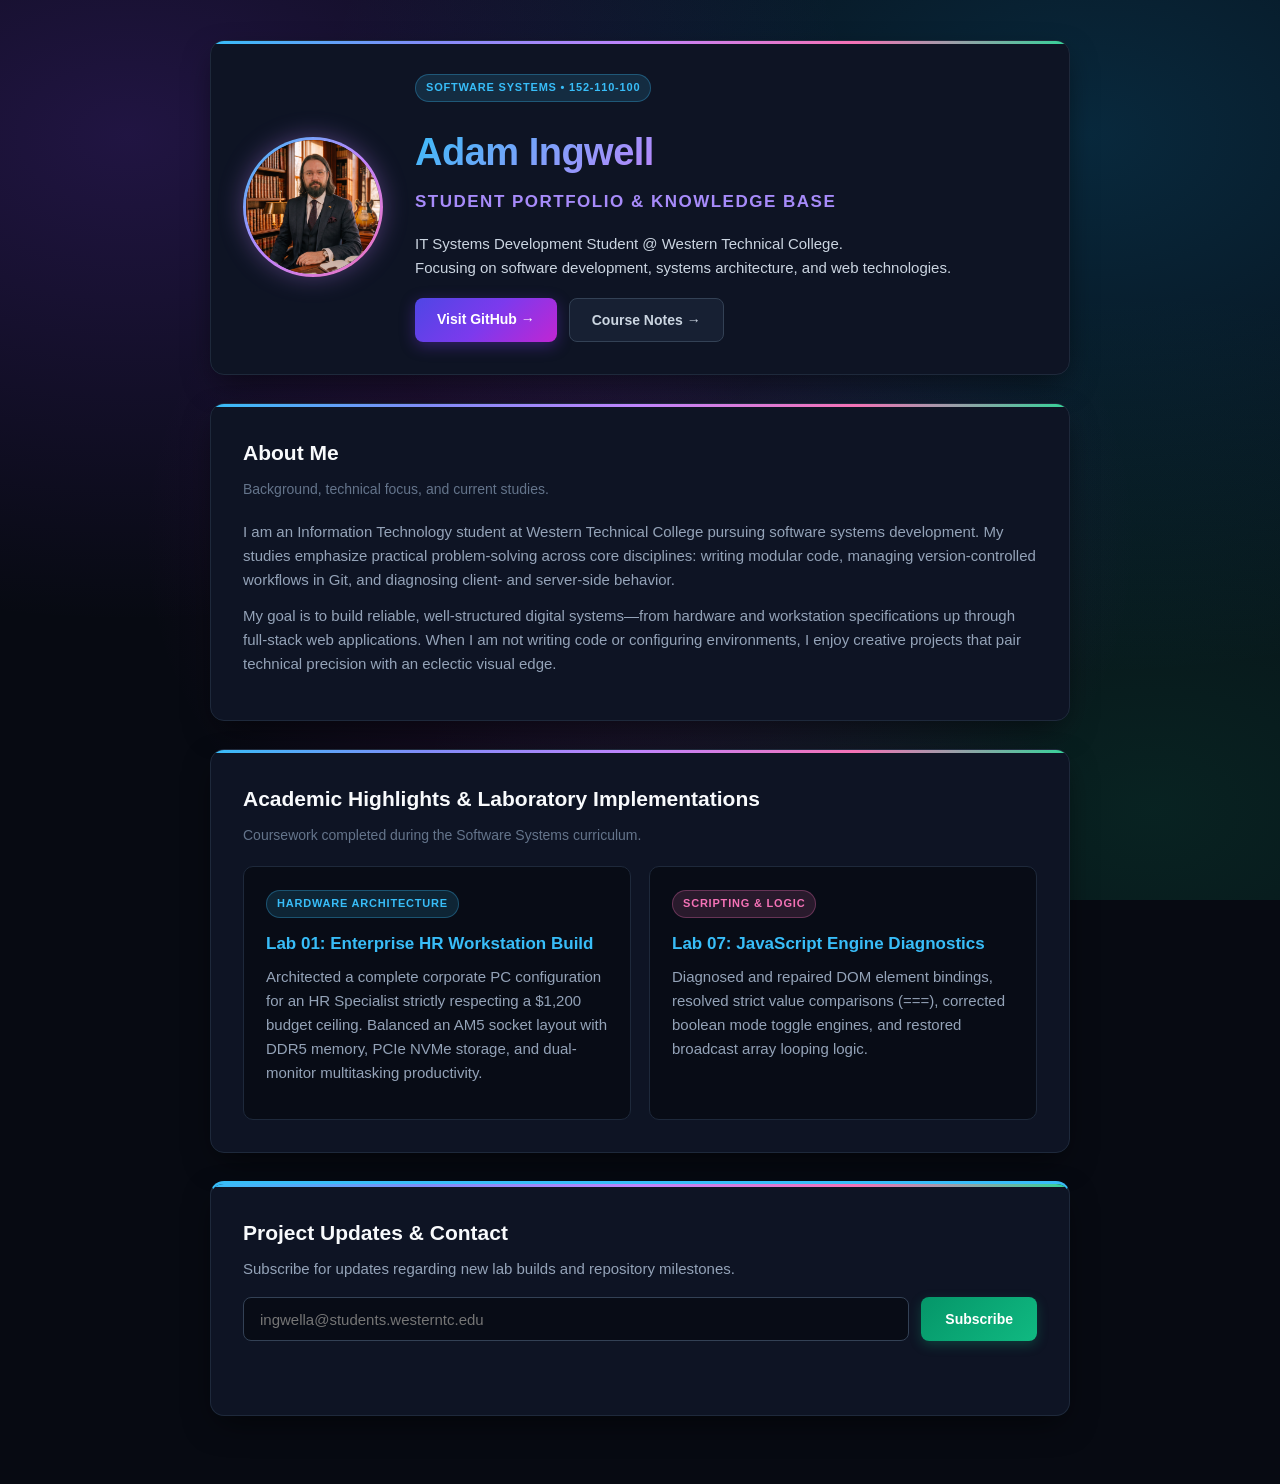
<file: index.html>
<!DOCTYPE html>
<html lang="en">
<head>
  <meta charset="UTF-8">
  <meta name="viewport" content="width=device-width, initial-scale=1.0">
  <title>Adam Ingwell | Student Portfolio &amp; Course Notes</title>
  <link rel="stylesheet" href="css/styles.css">
</head>
<body>

  <div class="site-wrapper">

    <!-- Hero Card -->
    <div class="card hero-card">
      <div class="hero-layout">
        <!-- Rendered Image Requirement -->
        <img src="images/headshot.png" alt="Adam Ingwell Profile Image" class="profile-img">
        <div class="hero-text">
          <div class="badge-tag tag-cyan">Software Systems • 152-110-100</div>
          <h1>Adam Ingwell</h1>
          <h2>Student Portfolio &amp; Knowledge Base</h2>
          <p class="tagline">
            IT Systems Development Student @ Western Technical College.<br>
            Focusing on software development, systems architecture, and web technologies.
          </p>
          <div class="hero-links">
            <!-- Required Functional Hyperlinks -->
            <a href="https://github.com/Adamingwell" target="_blank" rel="noopener noreferrer" class="link-btn dye-btn">Visit GitHub &rarr;</a>
            <a href="pages/notes.html" class="link-btn secondary-btn">Course Notes &rarr;</a>
          </div>
        </div>
      </div>
    </div>

    <!-- About Me Section -->
    <div class="card">
      <h3>About Me</h3>
      <p class="subtitle">Background, technical focus, and current studies.</p>
      <p>
        I am an Information Technology student at Western Technical College pursuing software systems development. My studies emphasize practical problem-solving across core disciplines: writing modular code, managing version-controlled workflows in Git, and diagnosing client- and server-side behavior.
      </p>
      <p>
        My goal is to build reliable, well-structured digital systems—from hardware and workstation specifications up through full-stack web applications. When I am not writing code or configuring environments, I enjoy creative projects that pair technical precision with an eclectic visual edge.
      </p>
    </div>

    <!-- Featured Academic Projects Section -->
    <div class="card">
      <h3>Academic Highlights &amp; Laboratory Implementations</h3>
      <p class="subtitle">Coursework completed during the Software Systems curriculum.</p>

      <div class="grid-container">
        <!-- Project 1: AI PC Build -->
        <div class="project-card">
          <div class="badge-tag tag-cyan">Hardware Architecture</div>
          <h4>Lab 01: Enterprise HR Workstation Build</h4>
          <p>
            Architected a complete corporate PC configuration for an HR Specialist strictly respecting a $1,200 budget ceiling. Balanced an AM5 socket layout with DDR5 memory, PCIe NVMe storage, and dual-monitor multitasking productivity.
          </p>
        </div>

        <!-- Project 2: JavaScript Debugging -->
        <div class="project-card">
          <div class="badge-tag tag-magenta">Scripting &amp; Logic</div>
          <h4>Lab 07: JavaScript Engine Diagnostics</h4>
          <p>
            Diagnosed and repaired DOM element bindings, resolved strict value comparisons (===), corrected boolean mode toggle engines, and restored broadcast array looping logic.
          </p>
        </div>
      </div>
    </div>

    <!-- Interactive Component -->
    <div class="card interactive-card">
      <h3>Project Updates &amp; Contact</h3>
      <p>Subscribe for updates regarding new lab builds and repository milestones.</p>
      
      <div class="action-row">
        <!-- Input with specified type -->
        <input type="email" id="student-email" placeholder="ingwella@students.westerntc.edu" class="custom-input">
        <!-- Required Button Element -->
        <button type="button" id="submit-btn" class="custom-btn">Subscribe</button>
      </div>
      <p id="status-message" class="status-text"></p>
    </div>

  </div>

  <script src="js/script.js"></script>
</body>
</html>
</file>
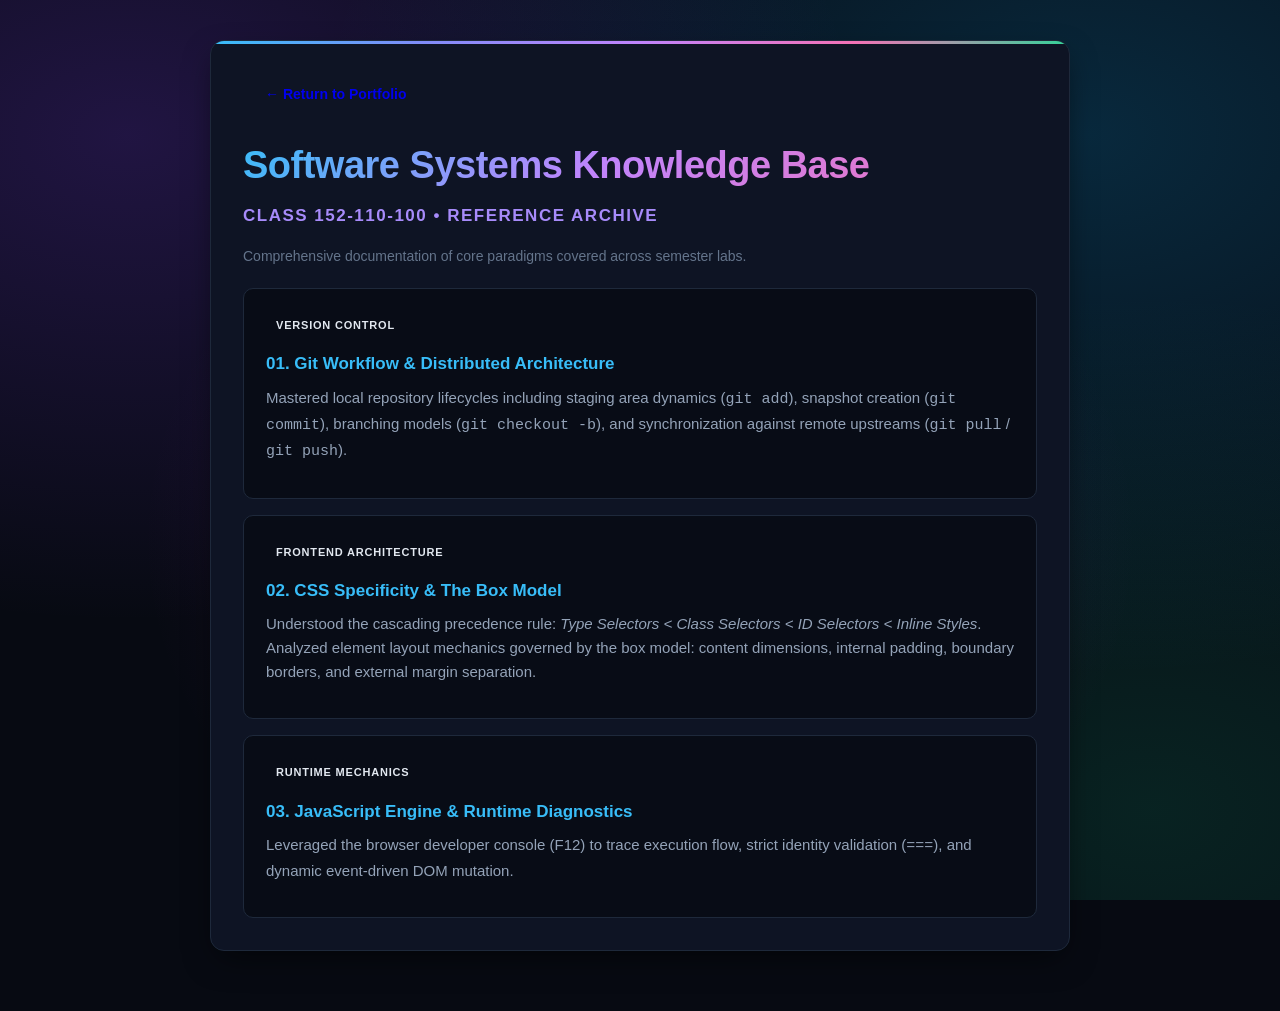
<file: pages/notes.html>
<!DOCTYPE html>
<html lang="en">
<head>
  <meta charset="UTF-8">
  <meta name="viewport" content="width=device-width, initial-scale=1.0">
  <title>Course Notes | Software Systems</title>
  <link rel="stylesheet" href="../css/styles.css">
</head>
<body>

  <div class="site-wrapper">
    <div class="card">
      <div style="margin-bottom: 20px;">
        <a href="../index.html" class="link-btn secondary">&larr; Return to Portfolio</a>
      </div>

      <h1>Software Systems Knowledge Base</h1>
      <h2>Class 152-110-100 • Reference Archive</h2>
      <p class="subtitle">Comprehensive documentation of core paradigms covered across semester labs.</p>

      <div class="project-card" style="margin-bottom: 16px;">
        <div class="badge-tag">Version Control</div>
        <h4>01. Git Workflow & Distributed Architecture</h4>
        <p>
          Mastered local repository lifecycles including staging area dynamics (<code>git add</code>), snapshot creation (<code>git commit</code>), branching models (<code>git checkout -b</code>), and synchronization against remote upstreams (<code>git pull</code> / <code>git push</code>).
        </p>
      </div>

      <div class="project-card" style="margin-bottom: 16px;">
        <div class="badge-tag accent-violet">Frontend Architecture</div>
        <h4>02. CSS Specificity & The Box Model</h4>
        <p>
          Understood the cascading precedence rule: <em>Type Selectors &lt; Class Selectors &lt; ID Selectors &lt; Inline Styles</em>. Analyzed element layout mechanics governed by the box model: content dimensions, internal padding, boundary borders, and external margin separation.
        </p>
      </div>

      <div class="project-card">
        <div class="badge-tag">Runtime Mechanics</div>
        <h4>03. JavaScript Engine & Runtime Diagnostics</h4>
        <p>
          Leveraged the browser developer console (F12) to trace execution flow, strict identity validation (<code>===</code>), and dynamic event-driven DOM mutation.
        </p>
      </div>
    </div>
  </div>

</body>
</html>
</file>
<file: css/styles.css>
/* ==========================================================
   ECLECTIC PALETTE (ZERO ORANGE)
   Amethyst (#7c3aed), Electric Indigo (#4f46e5), 
   Fuchsia/Magenta (#c026d3), Cyan (#38bdf8), Emerald (#10b981)
   ========================================================== */
* {
  box-sizing: border-box;
}

body {
  background-color: #070a12;
  background-image: 
    radial-gradient(at 10% 15%, rgba(124, 58, 237, 0.22) 0px, transparent 45%),
    radial-gradient(at 85% 15%, rgba(14, 165, 233, 0.20) 0px, transparent 50%),
    radial-gradient(at 50% 60%, rgba(192, 38, 211, 0.16) 0px, transparent 55%),
    radial-gradient(at 90% 90%, rgba(16, 185, 129, 0.14) 0px, transparent 45%);
  background-attachment: fixed;
  font-family: -apple-system, BlinkMacSystemFont, "Segoe UI", Roboto, Helvetica, Arial, sans-serif;
  color: #e2e8f0;
  margin: 0;
  padding: 40px 20px;
  line-height: 1.6;
}

.site-wrapper {
  max-width: 860px;
  margin: 0 auto;
}

/* ==========================================================
   TYPOGRAPHY
   ========================================================== */
h1 {
  font-size: 38px;
  background: linear-gradient(135deg, #38bdf8 0%, #c084fc 45%, #f472b6 100%);
  -webkit-background-clip: text;
  -webkit-text-fill-color: transparent;
  margin: 8px 0 6px 0;
  letter-spacing: -0.5px;
  font-weight: 800;
}

h2 {
  font-size: 17px;
  color: #a78bfa;
  margin: 0 0 16px 0;
  font-weight: 600;
  text-transform: uppercase;
  letter-spacing: 1.5px;
}

h3 {
  font-size: 21px;
  color: #f8fafc;
  margin: 0 0 8px 0;
  font-weight: 700;
}

h4 {
  font-size: 17px;
  color: #38bdf8;
  margin: 0 0 8px 0;
  font-weight: 600;
}

p {
  color: #94a3b8;
  font-size: 15px;
  margin: 0 0 12px 0;
}

.subtitle {
  color: #64748b;
  font-size: 14px;
  margin-bottom: 20px;
}

.tagline {
  color: #cbd5e1;
  font-size: 15px;
}

/* ==========================================================
   CARDS (Box Model: Width, Height, Margin, Padding, Border)
   ========================================================== */
.card {
  background-color: #0e1424;
  border: 1px solid #1e293b;
  border-radius: 14px;
  padding: 32px;
  margin: 0 0 28px 0;
  box-shadow: 0 12px 32px -8px rgba(0, 0, 0, 0.6);
  position: relative;
  overflow: hidden;
}

/* Eclectic Top Accent Gradient */
.card::before {
  content: "";
  position: absolute;
  top: 0;
  left: 0;
  right: 0;
  height: 3px;
  background: linear-gradient(90deg, #38bdf8, #818cf8, #c084fc, #f472b6, #34d399);
}

.hero-layout {
  display: flex;
  align-items: center;
  gap: 32px;
}

.profile-img {
  width: 140px;
  height: 140px;
  border: 3px solid transparent;
  background: linear-gradient(#0e1424, #0e1424) padding-box,
              linear-gradient(135deg, #38bdf8, #c084fc, #f472b6) border-box;
  border-radius: 50%;
  object-fit: cover;
  box-shadow: 0 0 24px rgba(192, 132, 252, 0.35);
  flex-shrink: 0;
}

.hero-text {
  flex-grow: 1;
}

.hero-links {
  display: flex;
  gap: 12px;
  margin-top: 18px;
}

/* ==========================================================
   BUTTONS & LINKS
   ========================================================== */
a.link-btn {
  display: inline-block;
  font-size: 14px;
  font-weight: 600;
  text-decoration: none;
  padding: 10px 22px;
  border-radius: 8px;
  transition: all 0.25s ease;
}

a.dye-btn {
  background: linear-gradient(135deg, #4f46e5 0%, #7c3aed 50%, #c026d3 100%);
  color: #ffffff;
  box-shadow: 0 4px 15px rgba(124, 58, 237, 0.35);
}

a.dye-btn:hover {
  transform: translateY(-2px);
  box-shadow: 0 6px 20px rgba(192, 38, 211, 0.5);
}

a.secondary-btn {
  background-color: #172033;
  color: #cbd5e1;
  border: 1px solid #334155;
}

a.secondary-btn:hover {
  background-color: #222d47;
  border-color: #c084fc;
}

/* ==========================================================
   PROJECT GRIDS & BADGES
   ========================================================== */
.grid-container {
  display: grid;
  grid-template-columns: 1fr 1fr;
  gap: 18px;
}

.project-card {
  background-color: #080c16;
  border: 1px solid #1e293b;
  border-radius: 10px;
  padding: 22px;
  transition: transform 0.2s ease, border-color 0.2s ease;
}

.project-card:hover {
  transform: translateY(-3px);
  border-color: #818cf8;
}

.badge-tag {
  display: inline-block;
  font-size: 11px;
  font-weight: 700;
  text-transform: uppercase;
  letter-spacing: 0.8px;
  padding: 4px 10px;
  border-radius: 20px;
  margin-bottom: 12px;
}

.tag-cyan {
  background-color: rgba(56, 189, 248, 0.14);
  color: #38bdf8;
  border: 1px solid rgba(56, 189, 248, 0.3);
}

.tag-magenta {
  background-color: rgba(244, 114, 182, 0.14);
  color: #f472b6;
  border: 1px solid rgba(244, 114, 182, 0.3);
}

/* ==========================================================
   FORM & INTERACTIVE ROW
   ========================================================== */
.interactive-card {
  border-top: 3px solid #38bdf8;
}

.action-row {
  display: flex;
  gap: 12px;
  margin-top: 16px;
}

.custom-input {
  flex: 1;
  background-color: #080c16;
  color: #f8fafc;
  font-size: 15px;
  height: 44px;
  padding: 0 16px;
  border: 1px solid #334155;
  border-radius: 8px;
  outline: none;
  transition: all 0.2s ease;
}

.custom-input:focus {
  border-color: #c084fc;
  box-shadow: 0 0 0 3px rgba(192, 132, 252, 0.25);
}

.custom-btn {
  background: linear-gradient(135deg, #059669 0%, #10b981 100%);
  color: #ffffff;
  font-size: 14px;
  font-weight: 700;
  height: 44px;
  padding: 0 24px;
  border: none;
  border-radius: 8px;
  cursor: pointer;
  transition: all 0.2s ease;
  box-shadow: 0 4px 12px rgba(16, 185, 129, 0.25);
  white-space: nowrap;
}

.custom-btn:hover {
  background: linear-gradient(135deg, #10b981 0%, #34d399 100%);
  transform: translateY(-1px);
}

.status-text {
  font-size: 13px;
  margin-top: 10px;
  min-height: 20px;
}

/* Mobile Responsiveness */
@media (max-width: 700px) {
  .hero-layout {
    flex-direction: column;
    text-align: center;
  }
  .hero-links {
    justify-content: center;
  }
  .grid-container {
    grid-template-columns: 1fr;
  }
  .action-row {
    flex-direction: column;
  }
}
</file>
